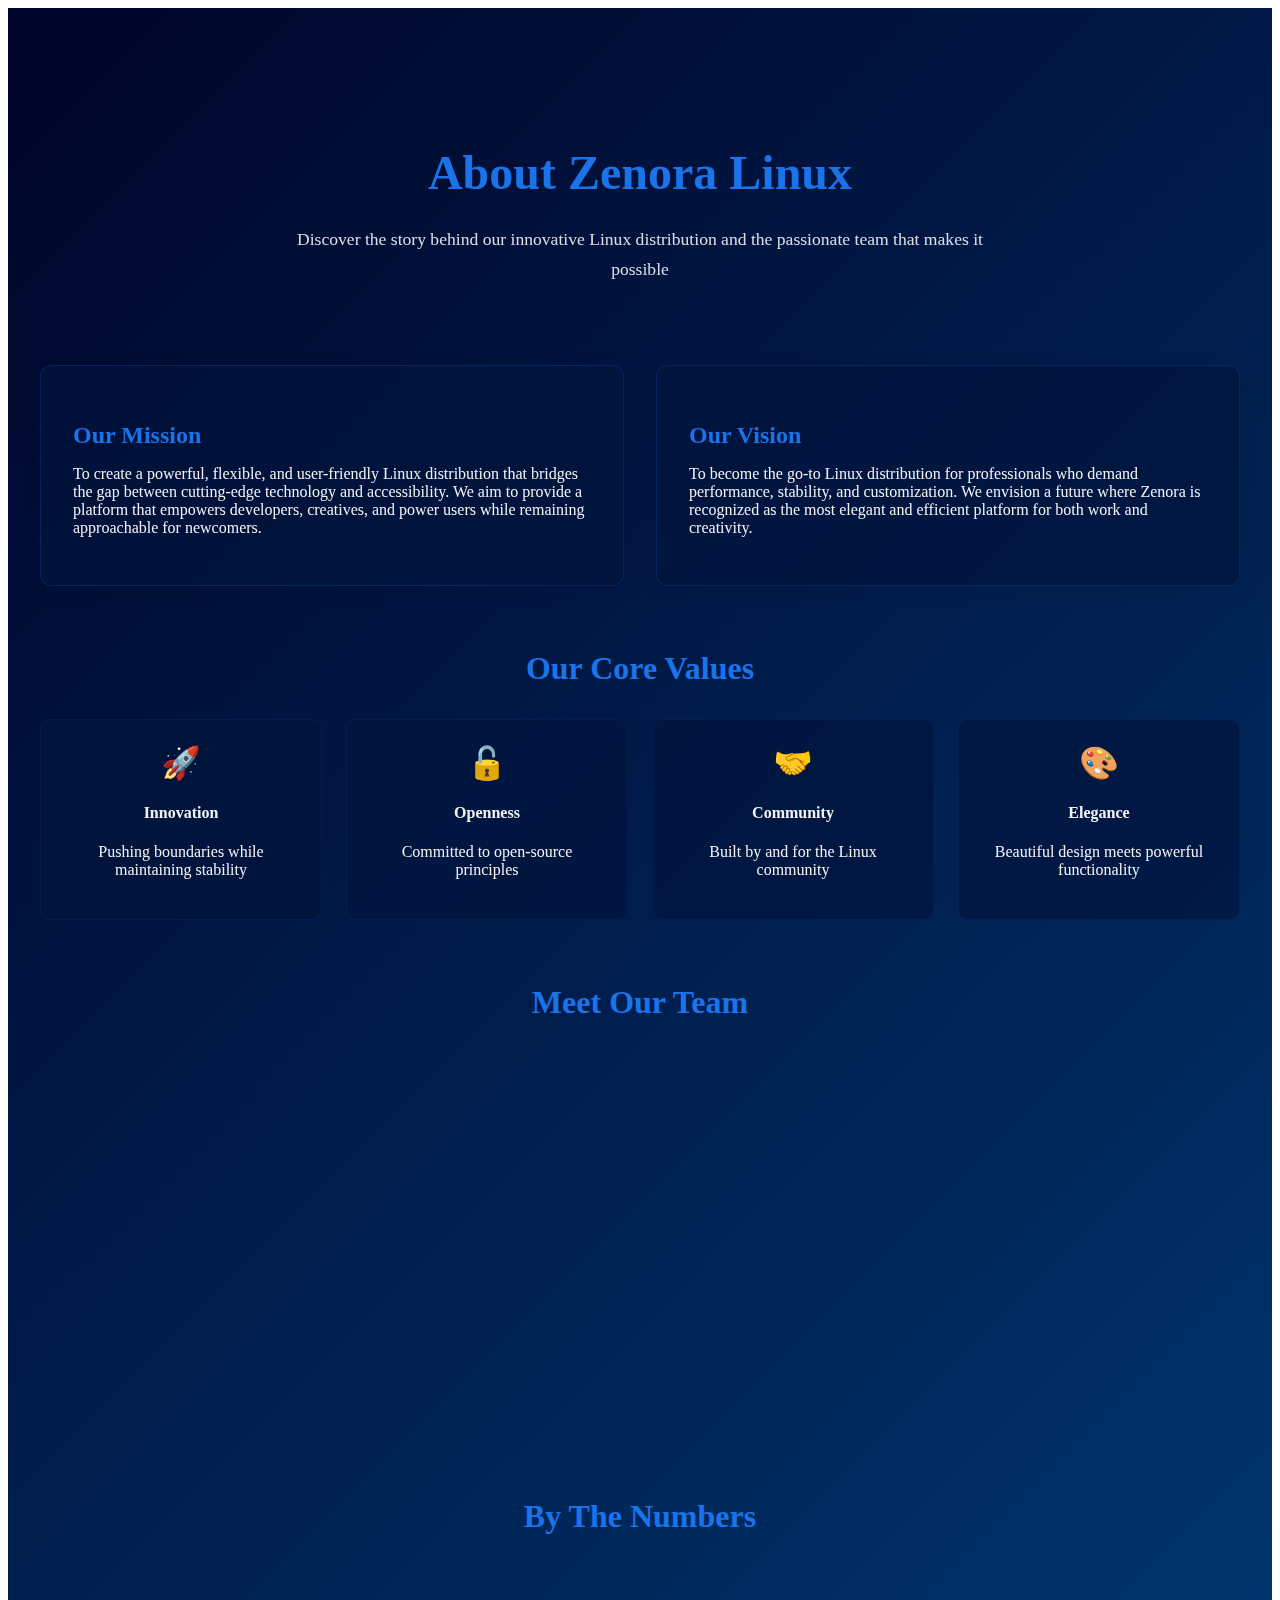
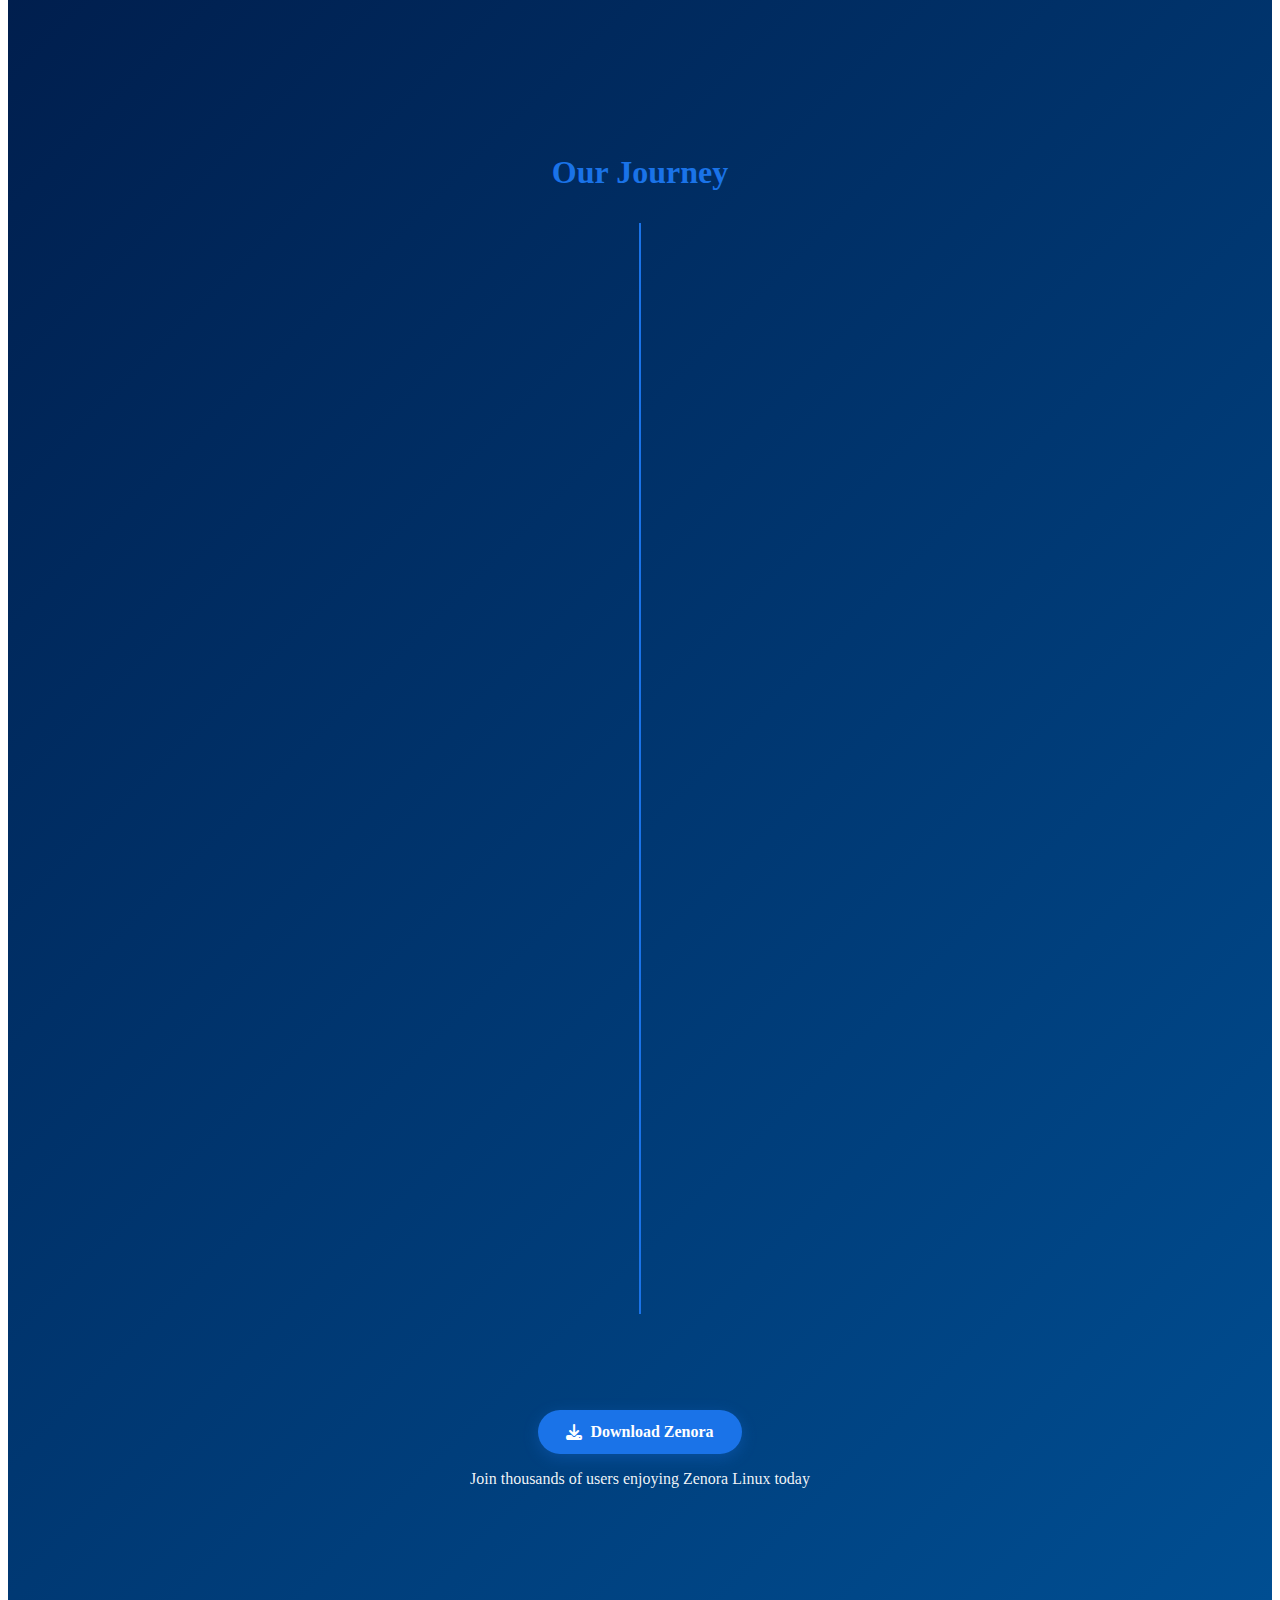
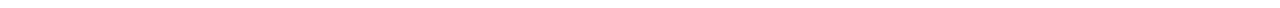
<file: en/about.html>
<html>
<head>
  <meta charset="UTF-8">
  <meta name="viewport" content="width=device-width, initial-scale=1.0">
  <link rel="stylesheet" href="https://cdnjs.cloudflare.com/ajax/libs/font-awesome/6.5.0/css/all.min.css" />
  <link rel="stylesheet" href="/assets/css/about.css">
  <link href="https://fonts.googleapis.com/css2?family=Vazirmatn:wght@400;700&display=swap" rel="stylesheet">
</head>
<body>
<section class="about-section lang-en">
  <div class="about-container">
    <div class="about-header">
      <h2>About Zenora Linux</h2>
      <p>Discover the story behind our innovative Linux distribution and the passionate team that makes it possible</p>
    </div>

    <div class="mission-vision">
      <div class="mission-card">
        <h3>Our Mission</h3>
        <p>To create a powerful, flexible, and user-friendly Linux distribution that bridges the gap between cutting-edge technology and accessibility. We aim to provide a platform that empowers developers, creatives, and power users while remaining approachable for newcomers.</p>
      </div>
      
      <div class="vision-card">
        <h3>Our Vision</h3>
        <p>To become the go-to Linux distribution for professionals who demand performance, stability, and customization. We envision a future where Zenora is recognized as the most elegant and efficient platform for both work and creativity.</p>
      </div>
    </div>

    <div class="values-section">
      <h3 class="team-title">Our Core Values</h3>
      <div class="values-grid">
        <div class="value-card">
          <div class="value-icon">🚀</div>
          <h4>Innovation</h4>
          <p>Pushing boundaries while maintaining stability</p>
        </div>
        <div class="value-card">
          <div class="value-icon">🔓</div>
          <h4>Openness</h4>
          <p>Committed to open-source principles</p>
        </div>
        <div class="value-card">
          <div class="value-icon">🤝</div>
          <h4>Community</h4>
          <p>Built by and for the Linux community</p>
        </div>
        <div class="value-card">
          <div class="value-icon">🎨</div>
          <h4>Elegance</h4>
          <p>Beautiful design meets powerful functionality</p>
        </div>
      </div>
    </div>

    <div class="team-section">
      <h3 class="team-title">Meet Our Team</h3>
      <div class="team-grid">
        <div class="team-member">
          <img src="/assets/img/milad-profile.jpg" alt="Milad Alizadeh" class="member-avatar" loading="lazy">
          <h4>Milad Alizadeh</h4>
          <span class="role">Founder & Lead Developer</span>
          <p>Linux enthusiast with experience in system architecture and open-source development.</p>
          <div class="social-links">
            <a href="https://github.com/miladalizadw" target="_blank" aria-label="GitHub"><i class="fab fa-github"></i></a>
            <a href="https://twitter.com/miladalizadw" target="_blank" aria-label="Twitter"><i class="fab fa-twitter"></i></a>
            <a href="https://t.me/miladalizadw" target="_blank" aria-label="Telegram"><i class="fab fa-telegram"></i></a>
          </div>
        </div>
      </div>
    </div>

    <div class="stats-section">
      <h3 class="stats-title">By The Numbers</h3>
      <div class="stats-grid">
        <div class="stat-card">
          <div class="stat-number" id="downloadsCount">1K+</div>
          <div class="stat-label">Downloads</div>
        </div>
        <div class="stat-card">
          <div class="stat-number" id="contributorsCount">10+</div>
          <div class="stat-label">Contributors</div>
        </div>
        <div class="stat-card">
          <div class="stat-number" id="releasesCount">13</div>
          <div class="stat-label">Releases</div>
        </div>
        <div class="stat-card">
          <div class="stat-number" id="countriesCount">3+</div>
          <div class="stat-label">Countries</div>
        </div>
      </div>
    </div>

    <div class="timeline-section">
      <h3 class="timeline-title">Our Journey</h3>
      <div class="timeline">
        <div class="timeline-item">
          <div class="timeline-content">
            <span class="timeline-date">May 2023</span>
            <h4>Initial Idea</h4>
            <p>The initial idea for Zenora Linux emerged from dissatisfaction with existing distributions. Milad began working on the first prototype under the name Hydra Linux.</p>
          </div>
        </div>
        
        <div class="timeline-item">
          <div class="timeline-content">
            <span class="timeline-date">June 2024</span>
            <h4>First Alpha Release</h4>
            <p>Early users tested the initial version and provided valuable feedback that shaped future development.</p>
          </div>
        </div>
        
        <div class="timeline-item">
          <div class="timeline-content">
            <span class="timeline-date">February 2024</span>
            <h4>Structural Changes & Rebranding</h4>
            <p>The distribution shifted focus from a security-focused OS to a daily-use and gaming distribution, while still maintaining security tools. The name changed from Hydra to Harch.</p>
          </div>
        </div>
        
        <div class="timeline-item">
          <div class="timeline-content">
            <span class="timeline-date">May 2025</span>
            <h4>Major Changes & Creation of Zenora</h4>
            <p>Due to a name conflict with another brand, we chose a unique name that reflects both 'Zen' and 'Aura'.</p>
          </div>
        </div>
        
        <div class="timeline-item">
          <div class="timeline-content">
            <span class="timeline-date">May 2025</span>
            <h4>Version 2.9 Release</h4>
            <p>The official stable release under the Zenora brand marked a major milestone for the project with improved performance and new features.</p>
          </div>
        </div>
      </div>
    </div>
    
    <div class="cta-section">
      <a href="#" onclick="loadContent('download'); return false;" class="cta-btn">
        <i class="fas fa-download"></i> Download Zenora
      </a>
      <p class="cta-subtext">Join thousands of users enjoying Zenora Linux today</p>
    </div>
  </div>
</section>

<script src="/assets/js/about.js"></script>
</body>
</html>
</file>
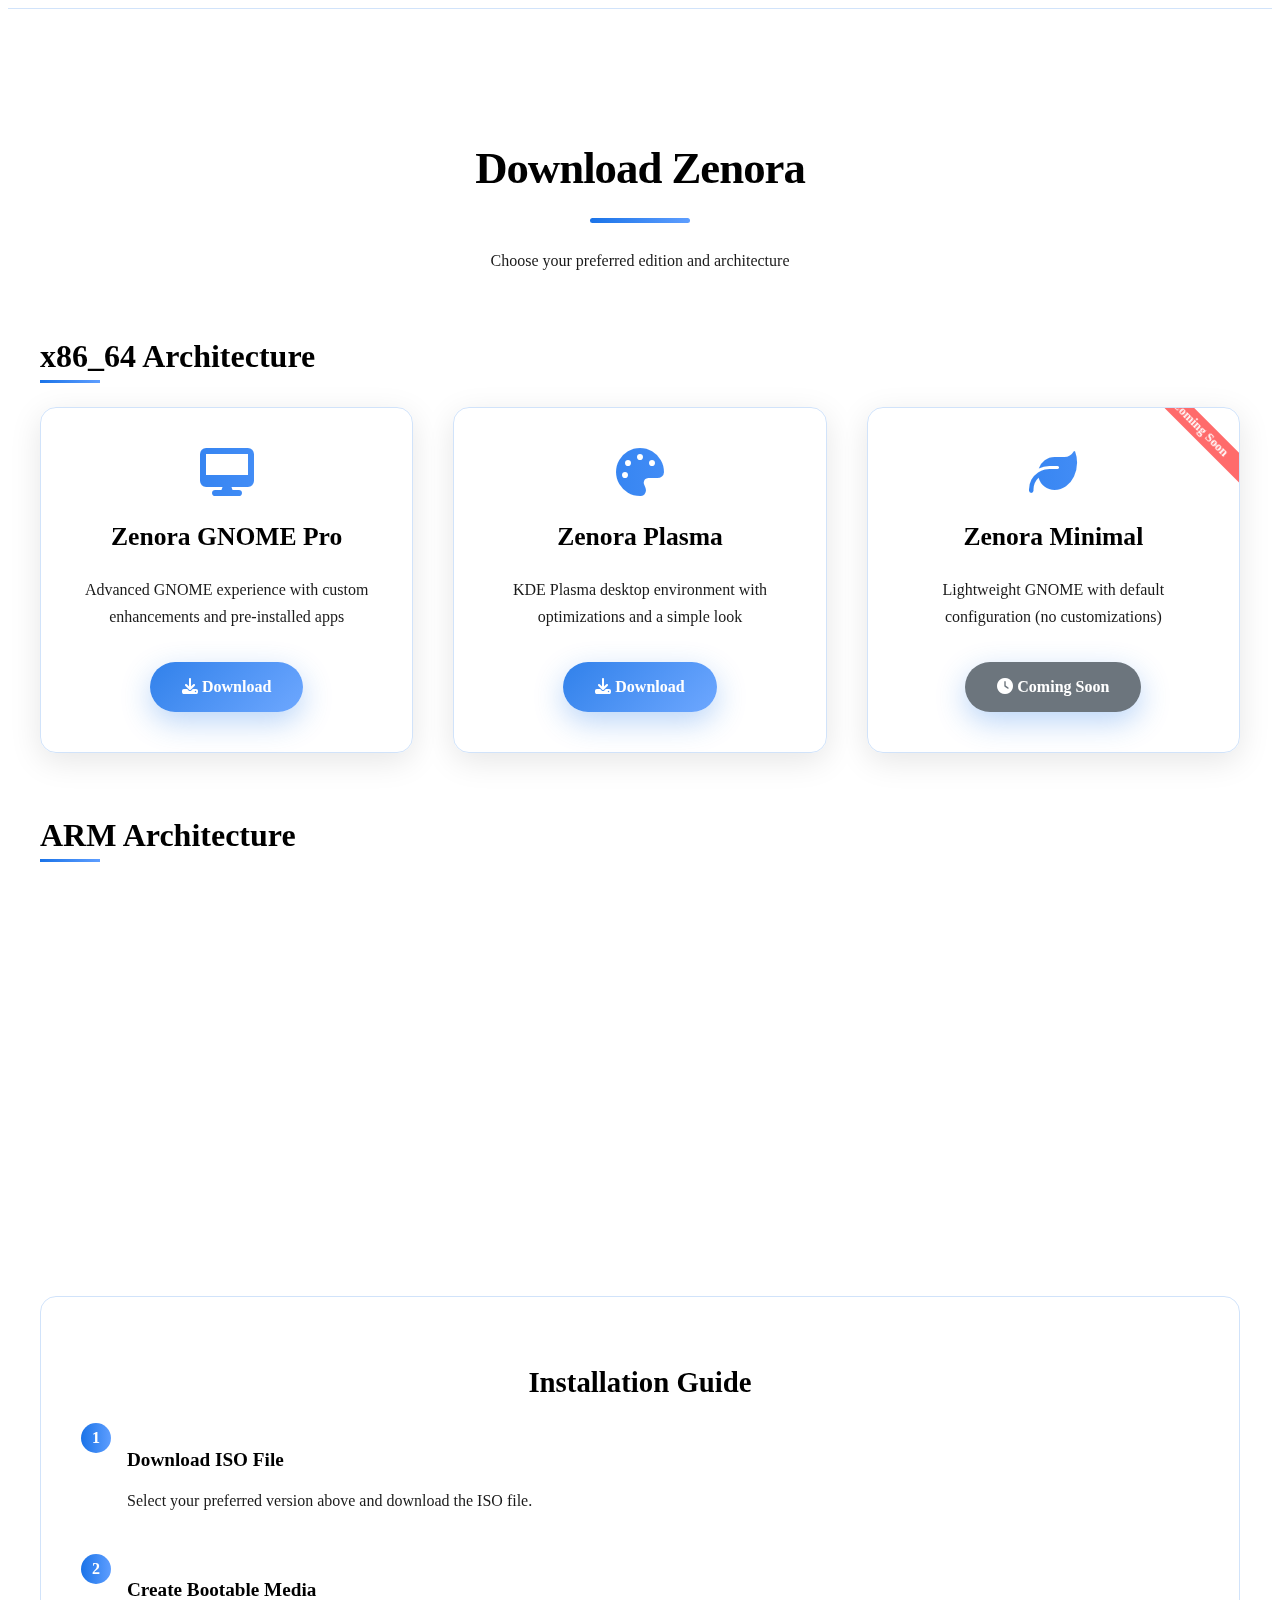
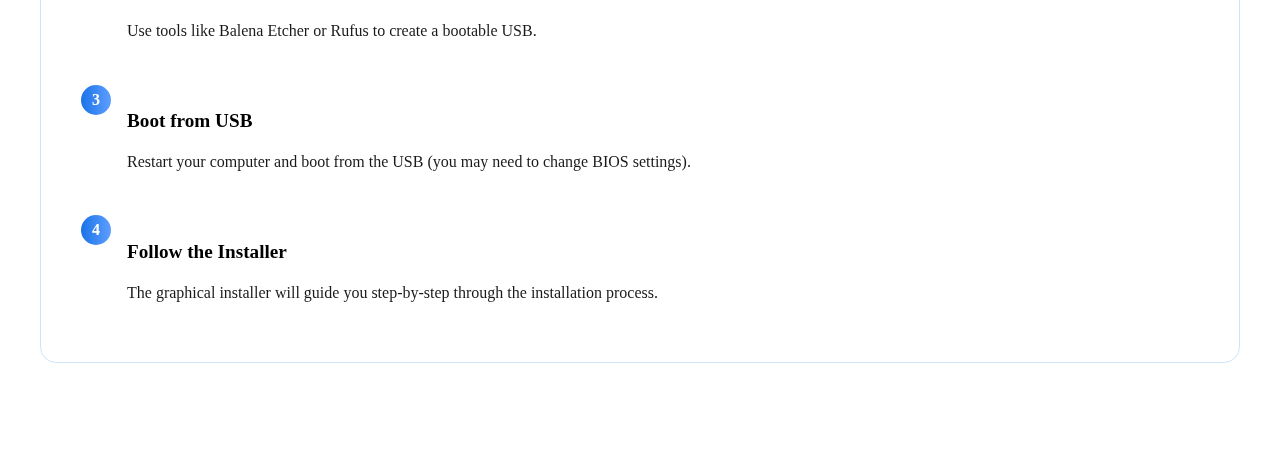
<file: en/download.html>
<html>
<head>
  <meta charset="UTF-8">
  <meta name="viewport" content="width=device-width, initial-scale=1.0">
  <link rel="stylesheet" href="https://cdnjs.cloudflare.com/ajax/libs/font-awesome/6.5.0/css/all.min.css" />
  <link rel="stylesheet" href="/assets/css/download.css">
  <link href="https://fonts.googleapis.com/css2?family=Vazirmatn:wght@400;700&display=swap" rel="stylesheet">
</head>
<body>
<section class="download-section lang-en">
  <div class="download-container">
    <div class="download-header">
      <h2>Download Zenora</h2>
      <p>Choose your preferred edition and architecture</p>
    </div>

    <div class="architecture-section">
      <h3 class="architecture-title">x86_64 Architecture</h3>
      <div class="download-options">
        <div class="download-card">
          <div class="download-icon">
            <i class="fas fa-desktop"></i>
          </div>
          <h3>Zenora GNOME Pro</h3>
          <p>Advanced GNOME experience with custom enhancements and pre-installed apps</p>
          <a href="https://github.com/zenoralinux/zenora-gnome-pro/releases/" class="download-btn">
            <i class="fas fa-download"></i> Download
          </a>
        </div>

        <div class="download-card">
          <div class="download-icon">
            <i class="fas fa-palette"></i>
          </div>
          <h3>Zenora Plasma</h3>
          <p>KDE Plasma desktop environment with optimizations and a simple look</p>
          <a href="https://github.com/zenoralinux/zenora-plasma/releases" class="download-btn">
            <i class="fas fa-download"></i> Download
          </a>
        </div>

        <div class="download-card coming-soon">
          <div class="download-icon">
            <i class="fas fa-leaf"></i>
          </div>
          <h3>Zenora Minimal</h3>
          <p>Lightweight GNOME with default configuration (no customizations)</p>
          <a href="#" class="download-btn coming-soon-btn">
            <i class="fas fa-clock"></i> Coming Soon
          </a>
        </div>
      </div>
    </div>

    <div class="architecture-section">
      <h3 class="architecture-title">ARM Architecture</h3>
      <div class="download-options">
        <div class="download-card coming-soon">
          <div class="download-icon">
            <i class="fas fa-mobile-alt"></i>
          </div>
          <h3>Zenora Mobile</h3>
          <p>Optimized for mobile devices with touch interface</p>
          <a href="#" class="download-btn coming-soon-btn">
            <i class="fas fa-clock"></i> Coming Soon
          </a>
        </div>

        <div class="download-card coming-soon">
          <div class="download-icon">
            <i class="fas fa-android"></i>
          </div>
          <h3>Zenora for Android</h3>
          <p>Run Zenora alongside Android on supported devices</p>
          <a href="#" class="download-btn coming-soon-btn">
            <i class="fas fa-clock"></i> Coming Soon
          </a>
        </div>

        <div class="download-card coming-soon">
          <div class="download-icon">
            <i class="fas fa-microchip"></i>
          </div>
          <h3>Zenora Raspberry Pi</h3>
          <p>Optimized for Raspberry Pi boards</p>
          <a href="#" class="download-btn coming-soon-btn">
            <i class="fas fa-clock"></i> Coming Soon
          </a>
        </div>
      </div>
    </div>

    <div class="instructions">
      <h3>Installation Guide</h3>
      <div class="steps">
        <div class="step">
          <div class="step-number">1</div>
          <div class="step-content">
            <h4>Download ISO File</h4>
            <p>Select your preferred version above and download the ISO file.</p>
          </div>
        </div>
        <div class="step">
          <div class="step-number">2</div>
          <div class="step-content">
            <h4>Create Bootable Media</h4>
            <p>Use tools like Balena Etcher or Rufus to create a bootable USB.</p>
          </div>
        </div>
        <div class="step">
          <div class="step-number">3</div>
          <div class="step-content">
            <h4>Boot from USB</h4>
            <p>Restart your computer and boot from the USB (you may need to change BIOS settings).</p>
          </div>
        </div>
        <div class="step">
          <div class="step-number">4</div>
          <div class="step-content">
            <h4>Follow the Installer</h4>
            <p>The graphical installer will guide you step-by-step through the installation process.</p>
          </div>
        </div>
      </div>
    </div>
  </div>
</section>

<script src="/assets/js/download.js"></script>
</body>
</html>
</file>
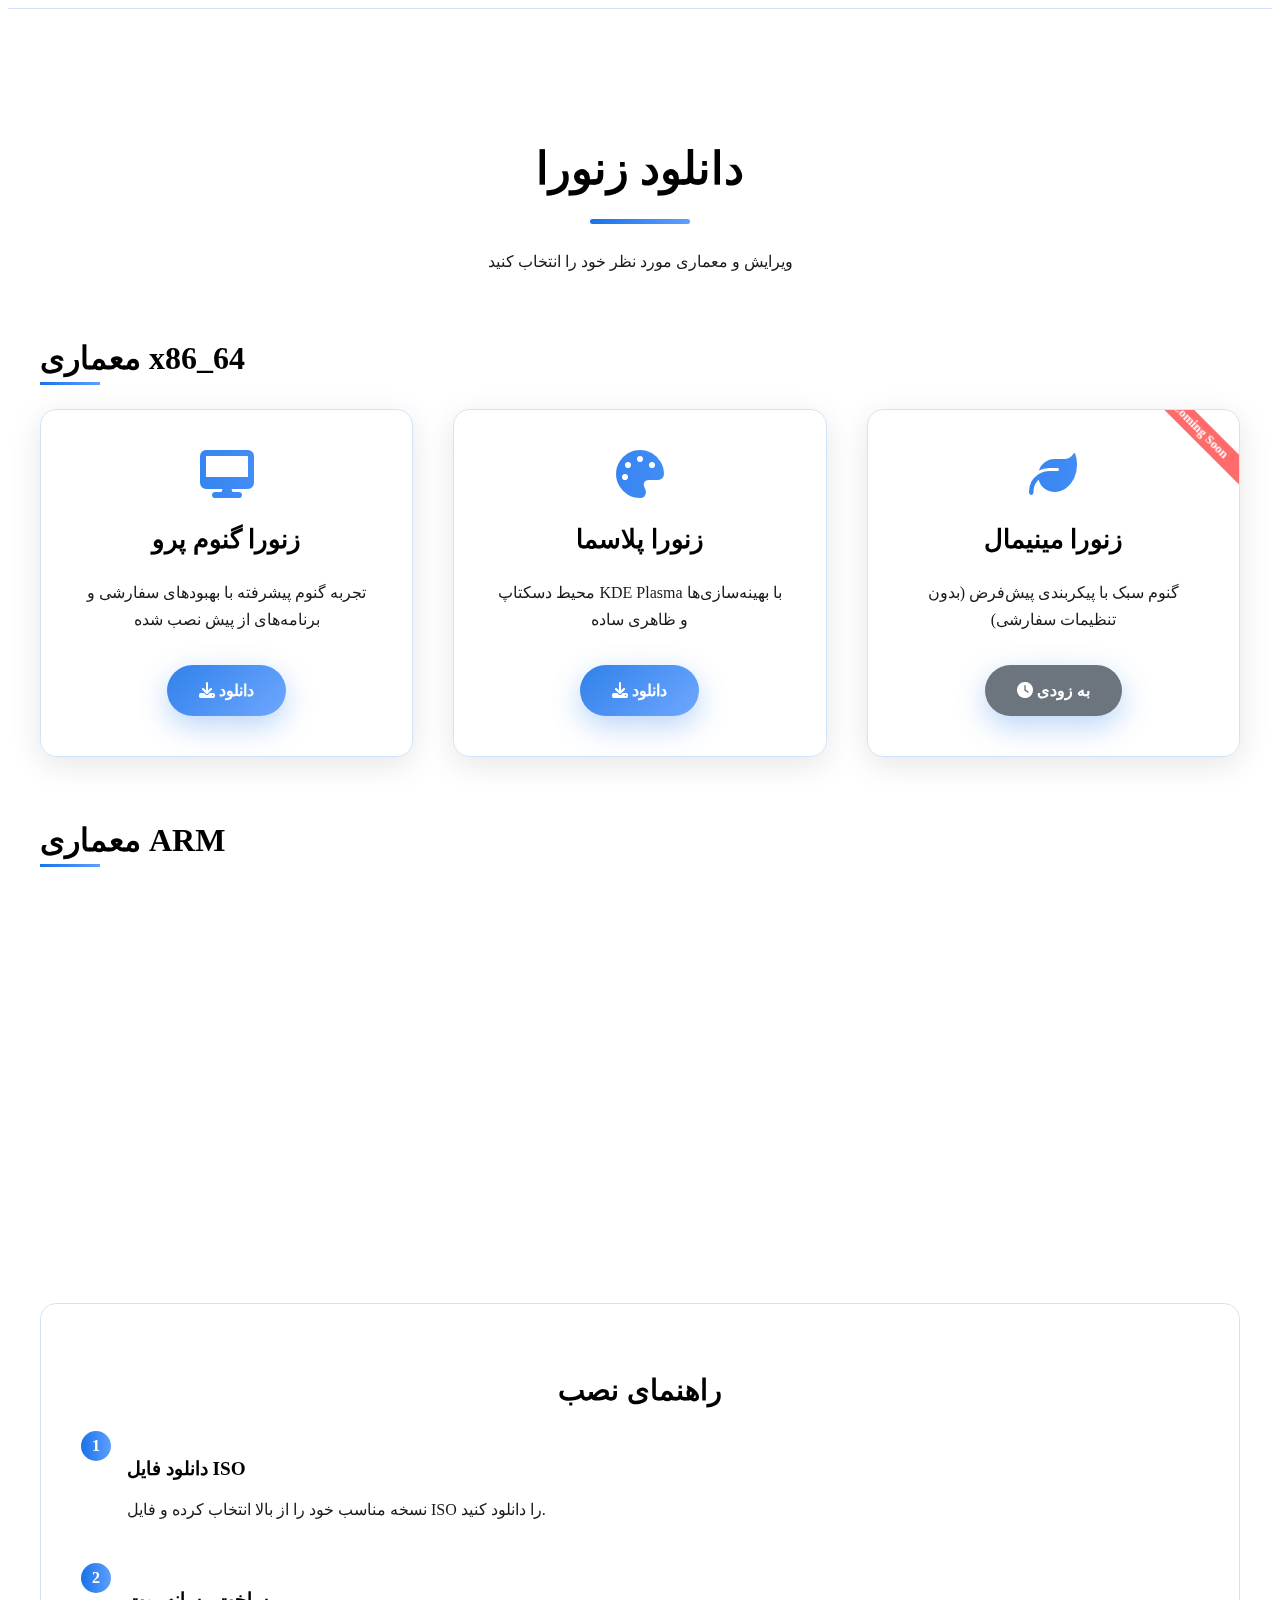
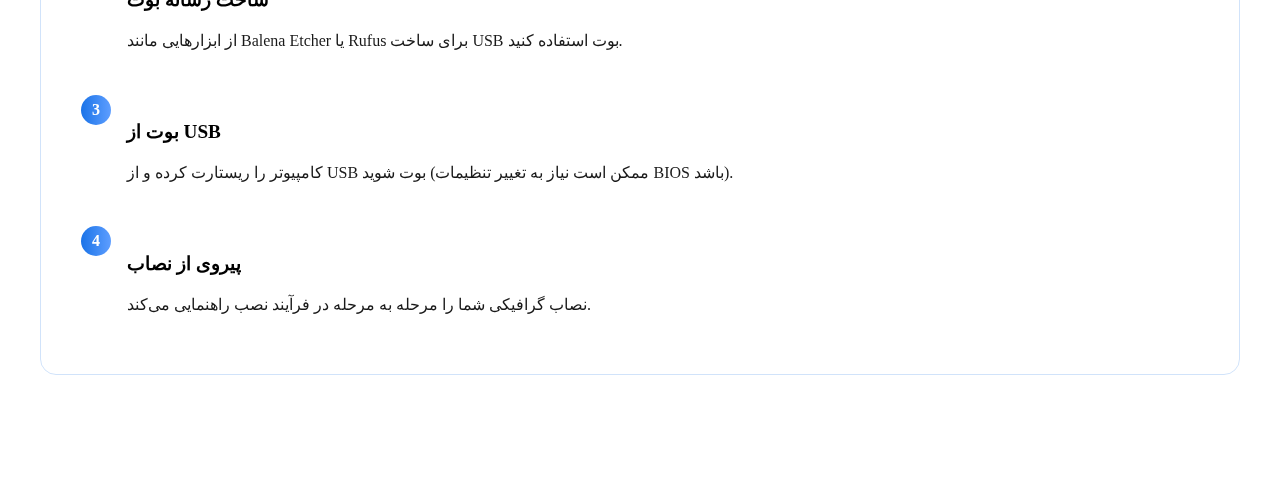
<file: fa/download.html>
<html>
<head>
  <meta charset="UTF-8">
  <meta name="viewport" content="width=device-width, initial-scale=1.0">
  <link rel="stylesheet" href="https://cdnjs.cloudflare.com/ajax/libs/font-awesome/6.5.0/css/all.min.css" />
  <link rel="stylesheet" href="/assets/css/download.css">
  <link href="https://fonts.googleapis.com/css2?family=Vazirmatn:wght@400;700&display=swap" rel="stylesheet">
</head>
<body>
<section class="download-section lang-faa">
  <div class="download-container">
    <div class="download-header">
      <h2>دانلود زنورا</h2>
      <p>ویرایش و معماری مورد نظر خود را انتخاب کنید</p>
    </div>

    <div class="architecture-section">
      <h3 class="architecture-title">معماری x86_64</h3>
      <div class="download-options">
        <div class="download-card">
          <div class="download-icon">
            <i class="fas fa-desktop"></i>
          </div>
          <h3>زنورا گنوم پرو</h3>
          <p>تجربه گنوم پیشرفته با بهبودهای سفارشی و برنامه‌های از پیش نصب شده</p>
          <a href="https://github.com/zenoralinux/zenora-gnome-pro/releases/" class="download-btn">
            <i class="fas fa-download"></i> دانلود
          </a>
        </div>

        <div class="download-card">
          <div class="download-icon">
            <i class="fas fa-palette"></i>
          </div>
          <h3>زنورا پلاسما</h3>
          <p>محیط دسکتاپ KDE Plasma با بهینه‌سازی‌ها و ظاهری ساده </p>
          <a href="https://github.com/zenoralinux/zenora-plasma/releases" class="download-btn">
            <i class="fas fa-download"></i> دانلود
          </a>
        </div>

        <div class="download-card coming-soon">
          <div class="download-icon">
            <i class="fas fa-leaf"></i>
          </div>
          <h3>زنورا مینیمال</h3>
          <p>گنوم سبک با پیکربندی پیش‌فرض (بدون تنظیمات سفارشی)</p>
          <a href="#" class="download-btn coming-soon-btn">
            <i class="fas fa-clock"></i> به زودی
          </a>
        </div>
      </div>
    </div>

    <div class="architecture-section">
      <h3 class="architecture-title">معماری ARM</h3>
      <div class="download-options">
        <div class="download-card coming-soon">
          <div class="download-icon">
            <i class="fas fa-mobile-alt"></i>
          </div>
          <h3>زنورا موبایل</h3>
          <p>بهینه‌شده برای دستگاه‌های موبایل با رابط کاربری لمسی</p>
          <a href="#" class="download-btn coming-soon-btn">
            <i class="fas fa-clock"></i> به زودی
          </a>
        </div>

        <div class="download-card coming-soon">
          <div class="download-icon">
            <i class="fas fa-android"></i>
          </div>
          <h3>زنورا روی اندروید</h3>
          <p>اجرای زنورا در کنار اندروید روی دستگاه‌های پشتیبانی شده</p>
          <a href="#" class="download-btn coming-soon-btn">
            <i class="fas fa-clock"></i> به زودی
          </a>
        </div>

        <div class="download-card coming-soon">
          <div class="download-icon">
            <i class="fas fa-microchip"></i>
          </div>
          <h3>زنورا رزبری پای</h3>
          <p>بهینه‌شده برای بردهای رزبری پای</p>
          <a href="#" class="download-btn coming-soon-btn">
            <i class="fas fa-clock"></i> به زودی
          </a>
        </div>
      </div>
    </div>

    <div class="instructions">
      <h3>راهنمای نصب</h3>
      <div class="steps">
        <div class="step">
          <div class="step-number">1</div>
          <div class="step-content">
            <h4>دانلود فایل ISO</h4>
            <p>نسخه مناسب خود را از بالا انتخاب کرده و فایل ISO را دانلود کنید.</p>
          </div>
        </div>
        <div class="step">
          <div class="step-number">2</div>
          <div class="step-content">
            <h4>ساخت رسانه بوت</h4>
            <p>از ابزارهایی مانند Balena Etcher یا Rufus برای ساخت USB بوت استفاده کنید.</p>
          </div>
        </div>
        <div class="step">
          <div class="step-number">3</div>
          <div class="step-content">
            <h4>بوت از USB</h4>
            <p>کامپیوتر را ریستارت کرده و از USB بوت شوید (ممکن است نیاز به تغییر تنظیمات BIOS باشد).</p>
          </div>
        </div>
        <div class="step">
          <div class="step-number">4</div>
          <div class="step-content">
            <h4>پیروی از نصاب</h4>
            <p>نصاب گرافیکی شما را مرحله به مرحله در فرآیند نصب راهنمایی می‌کند.</p>
          </div>
        </div>
      </div>
    </div>
  </div>
</section>

<script src="/assets/js/download.js"></script>
</body>
</html>
</file>
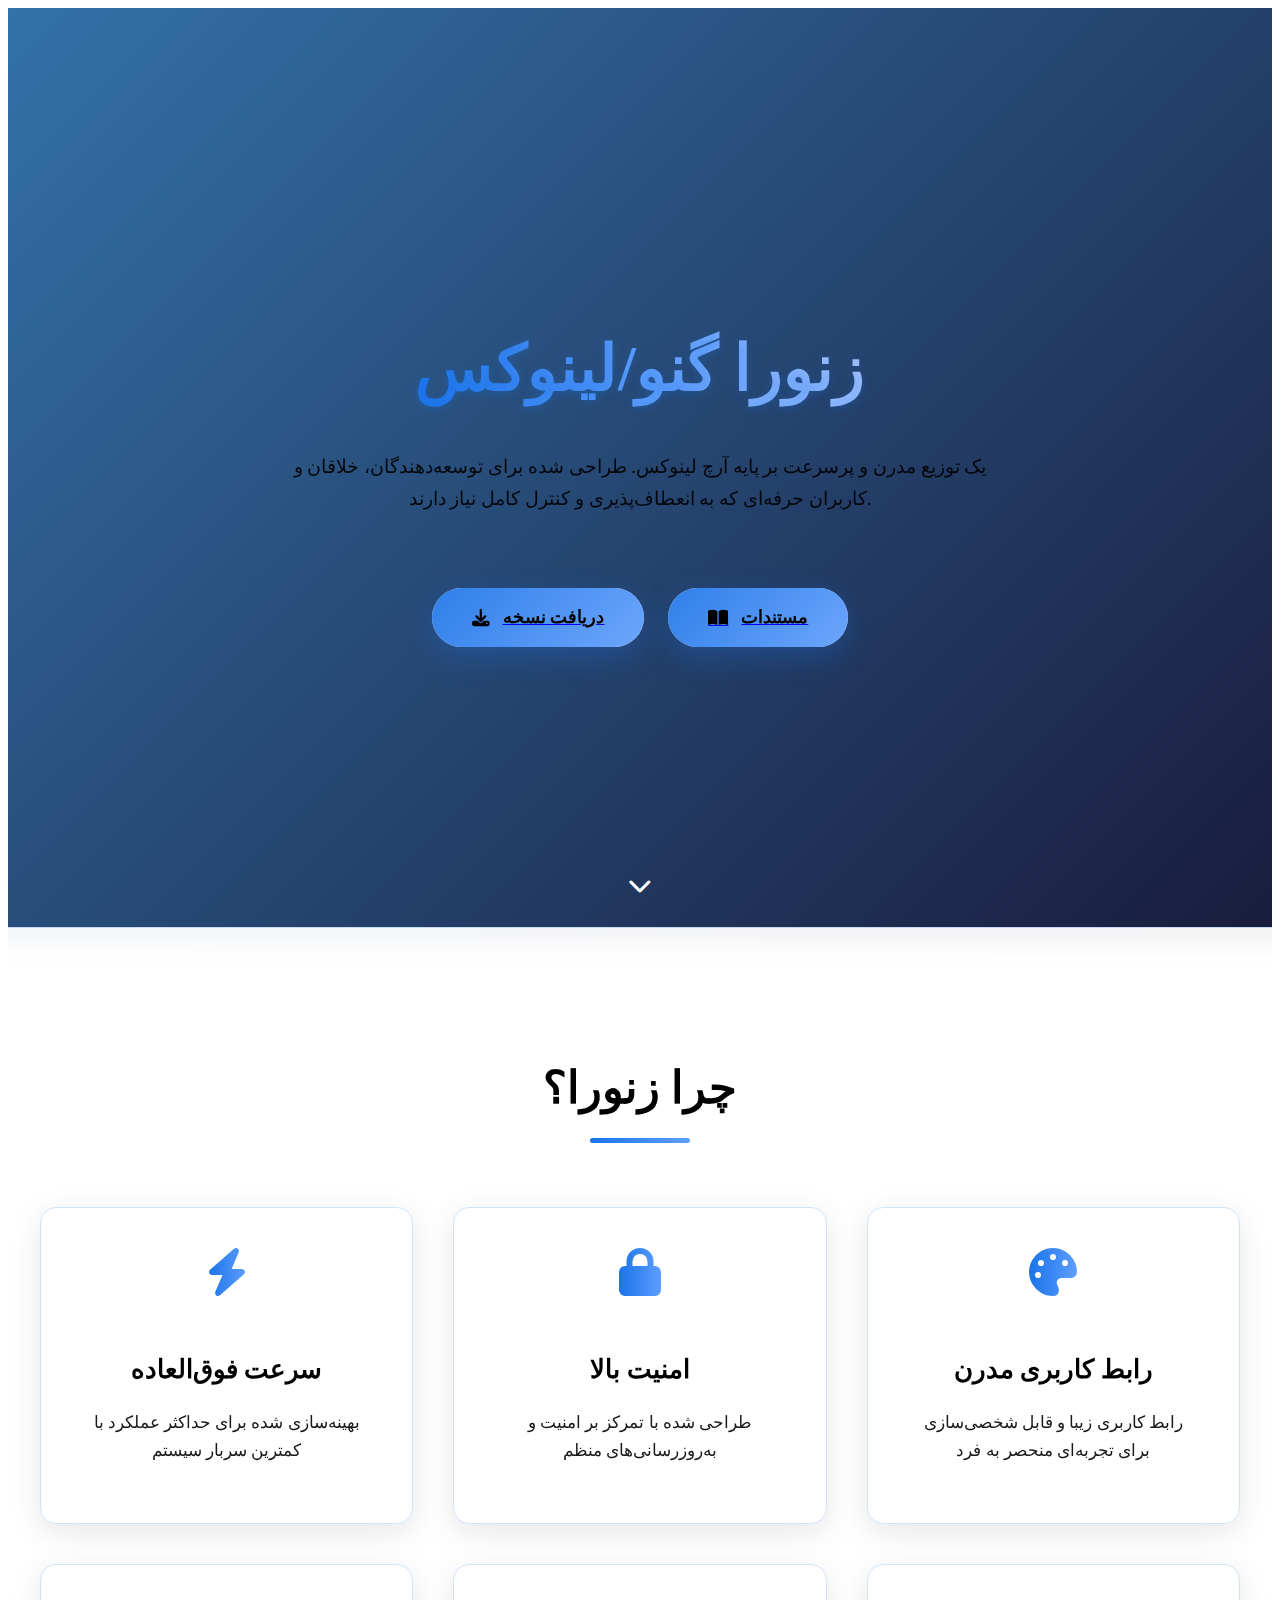
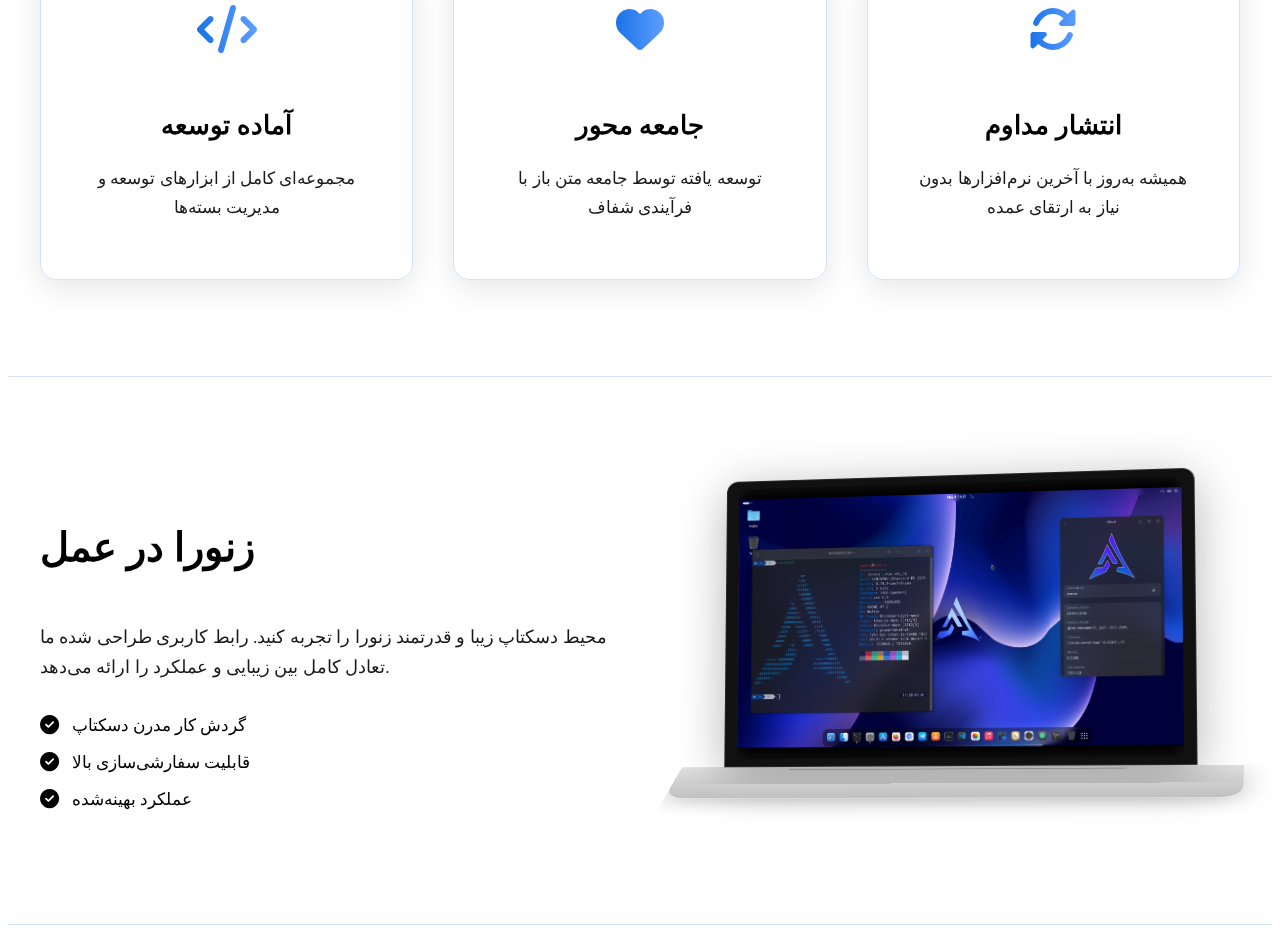
<file: fa/home.html>
<html>
<head>
  <meta charset="UTF-8">
  <meta name="viewport" content="width=device-width, initial-scale=1.0">
  <link rel="stylesheet" href="https://cdnjs.cloudflare.com/ajax/libs/font-awesome/6.5.0/css/all.min.css" />
  <link rel="stylesheet" href="/assets/css/home.css">
  <link href="https://fonts.googleapis.com/css2?family=Vazirmatn:wght@400;700&display=swap" rel="stylesheet">
</head>
<body>
<div class="hero lang-fa">
  <div class="parallax-bg"></div>
  <h1>زنورا گنو/لینوکس</h1>
  <p>یک توزیع مدرن و پرسرعت بر پایه آرچ لینوکس. طراحی شده برای توسعه‌دهندگان، خلاقان و کاربران حرفه‌ای که به انعطاف‌پذیری و کنترل کامل نیاز دارند.</p>
  <div class="actions">
    <a href="#" onclick="loadContent('download'); return false;">
      <button><i class="fas fa-download"></i> دریافت نسخه</button>
    </a>
    <a href="https://github.com/zenoralinux/zenoralinux/wiki" target="_blank">
      <button><i class="fas fa-book-open"></i> مستندات</button>
    </a>
  </div>
  <div class="scroll-down" onclick="scrollToSection('.features-section')">
    <i class="fas fa-chevron-down"></i>
  </div>
</div>

<section class="features-section">

  <div class="features-container">
    <h2>چرا زنورا؟</h2>
    <div class="features-grid">
      <article class="feature-card">
        <div class="feature-icon">
          <i class="fas fa-bolt"></i>
        </div>
        <h3>سرعت فوق‌العاده</h3>
        <p>بهینه‌سازی شده برای حداکثر عملکرد با کمترین سربار سیستم</p>
      </article>
      
      <article class="feature-card">
        <div class="feature-icon">
          <i class="fas fa-lock"></i>
        </div>
        <h3>امنیت بالا</h3>
        <p>طراحی شده با تمرکز بر امنیت و به‌روزرسانی‌های منظم</p>
      </article>

      <article class="feature-card">
        <div class="feature-icon">
          <i class="fas fa-palette"></i>
        </div>
        <h3>رابط کاربری مدرن</h3>
        <p>رابط کاربری زیبا و قابل شخصی‌سازی برای تجربه‌ای منحصر به فرد</p>
      </article> 

      <article class="feature-card">
        <div class="feature-icon">
          <i class="fas fa-code"></i>
        </div>
        <h3>آماده توسعه</h3>
        <p>مجموعه‌ای کامل از ابزارهای توسعه و مدیریت بسته‌ها</p>
      </article>

      <article class="feature-card">
        <div class="feature-icon">
          <i class="fas fa-heart"></i>
        </div>
        <h3>جامعه محور</h3>
        <p>توسعه یافته توسط جامعه متن باز با فرآیندی شفاف</p>
      </article>

      <article class="feature-card">
        <div class="feature-icon">
          <i class="fas fa-sync-alt"></i>
        </div>
        <h3>انتشار مداوم</h3>
        <p>همیشه به‌روز با آخرین نرم‌افزارها بدون نیاز به ارتقای عمده</p>
      </article>
    </div>
  </div>
</section>

<section class="laptop-showcase">
    <div class="showcase-content " >
      <div class="text-content">
        <h2>زنورا در عمل</h2>
        <p>محیط دسکتاپ زیبا و قدرتمند زنورا را تجربه کنید. رابط کاربری طراحی شده ما تعادل کامل بین زیبایی و عملکرد را ارائه می‌دهد.</p>
        <div class="features-list">
          <div class="feature-item">
            <i class="fas fa-check-circle"></i>
            <span>گردش کار مدرن دسکتاپ</span>
          </div>
          <div class="feature-item">
            <i class="fas fa-check-circle"></i>
            <span>قابلیت سفارشی‌سازی بالا</span>
          </div>
          <div class="feature-item">
            <i class="fas fa-check-circle"></i>
            <span>عملکرد بهینه‌شده</span>
          </div>
        </div>
      </div>
      
      <div class="laptop-wrapper">
        <div class="laptop">
          <div class="screen-container">
            <div class="screen-frame">
              <div class="screen">
                <img src="/assets/img/zenora-gnome.png" alt="اسکرین‌شات دسکتاپ زنورا لینوکس" class="screenshot">
              </div>
            </div>
          </div>
          <div class="keyboard"></div>
        </div>
      </div>
    </div>
  </div>
</section>
<script src="/assets/js/home.js" ></script>
</body>
</html>
</file>
<file: assets/css/about.css>
:root {
    --gradient-dark: linear-gradient(135deg, #000428, #004e92);
    --gradient-light: linear-gradient(135deg, #89c0ff, #e6f2ff);
    --glass-bg: rgba(0, 4, 40, 0.85);
    --glass-bg-light: rgba(233, 240, 255, 0.95);
    --text-dark: rgba(255, 255, 255, 0.95);
    --text-light: #0a1a35;
    --accent-dark: #1a73e8;
    --accent-light: #1a73e8;
    --accent-dark-rgb: 26, 115, 232;
    --accent-light-rgb: 26, 115, 232;
    --card-bg-dark: rgba(0, 20, 60, 0.7);
    --card-bg-light: rgba(255, 255, 255, 0.85);
    --transition: all 0.4s cubic-bezier(0.16, 1, 0.3, 1);
    --button-radius: 12px;
  }

  .about-section {
    padding: 4rem 1rem;
    background: var(--gradient-dark);
    color: var(--text-dark);
    position: relative;
    overflow: hidden;
  }

  [data-theme="light"] .about-section {
    background: var(--gradient-light);
    color: var(--text-light);
  }

  .about-container {
    max-width: 1200px;
    margin: 0 auto;
    position: relative;
    padding: 0 1rem;
  }

  /* Header Styles */
  .about-header {
    text-align: center;
    margin-bottom: 3rem;
    padding: 2rem 0;
  }

  .about-header h2 {
    font-size: clamp(2rem, 5vw, 3rem);
    margin-bottom: 1.5rem;
    font-weight: 700;
    line-height: 1.2;
    background: linear-gradient(to right, var(--accent-dark), var(--accent-light));
    -webkit-background-clip: text;
    background-clip: text;
    color: transparent;
  }

  .about-header p {
    max-width: 700px;
    margin: 0 auto;
    line-height: 1.7;
    font-size: 1.1rem;
    opacity: 0.9;
  }

  /* Mission & Vision */
  .mission-vision {
    display: grid;
    grid-template-columns: repeat(auto-fit, minmax(300px, 1fr));
    gap: 2rem;
    margin-bottom: 4rem;
  }

  .mission-card, .vision-card {
    background: var(--card-bg-dark);
    backdrop-filter: blur(10px);
    -webkit-backdrop-filter: blur(10px);
    border-radius: 12px;
    padding: 2rem;
    transition: var(--transition);
    border: 1px solid rgba(var(--accent-dark-rgb), 0.2);
    box-shadow: 0 4px 20px rgba(0, 0, 0, 0.1);
  }

  [data-theme="light"] .mission-card,
  [data-theme="light"] .vision-card {
    background: var(--card-bg-light);
    border: 1px solid rgba(var(--accent-light-rgb), 0.1);
  }

  .mission-card:hover, .vision-card:hover {
    transform: translateY(-5px);
    box-shadow: 0 10px 30px rgba(0, 0, 0, 0.15);
    border-color: rgba(var(--accent-dark-rgb), 0.4);
  }

  .mission-card h3, .vision-card h3 {
    font-size: 1.5rem;
    margin-bottom: 1rem;
    color: var(--accent-dark);
  }

  [data-theme="light"] .mission-card h3,
  [data-theme="light"] .vision-card h3 {
    color: var(--accent-light);
  }

  /* Core Values */
  .values-section {
    margin-bottom: 4rem;
  }

  .values-grid {
    display: grid;
    grid-template-columns: repeat(auto-fit, minmax(250px, 1fr));
    gap: 1.5rem;
  }

  .value-card {
    background: var(--card-bg-dark);
    backdrop-filter: blur(10px);
    padding: 1.5rem;
    border-radius: 10px;
    text-align: center;
    transition: var(--transition);
    border: 1px solid rgba(var(--accent-dark-rgb), 0.1);
  }

  [data-theme="light"] .value-card {
    background: var(--card-bg-light);
    border: 1px solid rgba(var(--accent-light-rgb), 0.05);
  }

  .value-icon {
    font-size: 2rem;
    margin-bottom: 1rem;
    color: var(--accent-dark);
  }

  [data-theme="light"] .value-icon {
    color: var(--accent-light);
  }

  /* Team Section */
  .team-section {
    margin-bottom: 4rem;
  }
  
  .team-title {
    font-size: clamp(1.5rem, 3vw, 2rem);
    margin-bottom: 2rem;
    text-align: center;
    color: var(--accent-dark);
  }

  [data-theme="light"] .team-title {
    color: var(--accent-light);
  }

  .team-grid {
    display: grid;
    grid-template-columns: repeat(auto-fit, minmax(250px, 1fr));
    gap: 1.5rem;
    justify-items: center;
  }

  .team-member {
    background: var(--card-bg-dark);
    backdrop-filter: blur(10px);
    border-radius: 12px;
    padding: 1.5rem;
    text-align: center;
    transition: var(--transition);
    max-width: 280px;
    width: 100%;
    border: 1px solid rgba(var(--accent-dark-rgb), 0.1);
  }

  [data-theme="light"] .team-member {
    background: var(--card-bg-light);
    border: 1px solid rgba(var(--accent-light-rgb), 0.05);
  }

  .member-avatar {
    width: 120px;
    height: 120px;
    border-radius: 50%;
    object-fit: cover;
    margin: 0 auto 1rem;
    border: 3px solid rgba(var(--accent-dark-rgb), 0.3);
    transition: var(--transition);
  }

  [data-theme="light"] .member-avatar {
    border-color: rgba(var(--accent-light-rgb), 0.3);
  }

  .team-member:hover .member-avatar {
    transform: scale(1.05);
  }

  .team-member h4 {
    font-size: 1.3rem;
    margin-bottom: 0.5rem;
  }

  .team-member .role {
    color: var(--accent-dark);
    font-weight: 500;
    margin-bottom: 1rem;
    display: block;
  }

  [data-theme="light"] .team-member .role {
    color: var(--accent-light);
  }

  /* Stats Section */
  .stats-section {
    margin-bottom: 4rem;
  }

  .stats-title {
    font-size: clamp(1.5rem, 3vw, 2rem);
    margin-bottom: 2rem;
    text-align: center;
    color: var(--accent-dark);
  }

  [data-theme="light"] .stats-title {
    color: var(--accent-light);
  }

  .stats-grid {
    display: grid;
    grid-template-columns: repeat(auto-fit, minmax(150px, 1fr));
    gap: 1.5rem;
  }

  .stat-card {
    background: var(--card-bg-dark);
    backdrop-filter: blur(10px);
    border-radius: 10px;
    padding: 1.5rem;
    text-align: center;
    transition: var(--transition);
    border: 1px solid rgba(var(--accent-dark-rgb), 0.1);
  }

  [data-theme="light"] .stat-card {
    background: var(--card-bg-light);
    border: 1px solid rgba(var(--accent-light-rgb), 0.05);
  }

  .stat-number {
    font-size: 2.5rem;
    font-weight: 700;
    margin-bottom: 0.5rem;
    background: linear-gradient(to right, var(--accent-dark), var(--accent-light));
    -webkit-background-clip: text;
    background-clip: text;
    color: transparent;
  }

  /* Timeline */
  .timeline-section {
    margin-bottom: 4rem;
  }

  .timeline-title {
    font-size: clamp(1.5rem, 3vw, 2rem);
    margin-bottom: 2rem;
    text-align: center;
    color: var(--accent-dark);
  }

  [data-theme="light"] .timeline-title {
    color: var(--accent-light);
  }

  .timeline {
    position: relative;
    max-width: 800px;
    margin: 0 auto;
    padding: 2rem 0;
  }

  .timeline::before {
    content: '';
    position: absolute;
    top: 0;
    left: 50%;
    transform: translateX(-50%);
    width: 2px;
    height: 100%;
    background: linear-gradient(to bottom, var(--accent-dark), var(--accent-light));
  }

  .timeline-item {
    position: relative;
    margin-bottom: 2rem;
    width: 100%;
  }

  .timeline-content {
    background: var(--card-bg-dark);
    backdrop-filter: blur(10px);
    border-radius: 10px;
    padding: 1.5rem;
    position: relative;
    transition: var(--transition);
    border: 1px solid rgba(var(--accent-dark-rgb), 0.1);
  }

  [data-theme="light"] .timeline-content {
    background: var(--card-bg-light);
    border: 1px solid rgba(var(--accent-light-rgb), 0.05);
  }

  .timeline-date {
    color: var(--accent-dark);
    font-weight: 600;
    margin-bottom: 0.5rem;
    display: block;
  }

  [data-theme="light"] .timeline-date {
    color: var(--accent-light);
  }

  /* CTA Section */
  .cta-section {
    text-align: center;
    margin-top: 3rem;
    padding: 2rem 0;
  }

  .cta-btn {
    display: inline-flex;
    align-items: center;
    gap: 0.5rem;
    padding: 0.8rem 1.8rem;
    background: linear-gradient(135deg, var(--accent-dark), var(--accent-light));
    color: white;
    border-radius: 50px;
    font-weight: 600;
    text-decoration: none;
    transition: var(--transition);
    box-shadow: 0 4px 15px rgba(var(--accent-dark-rgb), 0.3);
  }

  .cta-btn:hover {
    transform: translateY(-3px);
    box-shadow: 0 8px 25px rgba(var(--accent-dark-rgb), 0.4);
  }

  /* Social Links */
  .social-links {
    display: flex;
    justify-content: center;
    gap: 1rem;
    margin-top: 1.5rem;
  }

  .social-links a {
    color: inherit;
    width: 36px;
    height: 36px;
    border-radius: 50%;
    display: flex;
    align-items: center;
    justify-content: center;
    background: rgba(var(--accent-dark-rgb), 0.1);
    transition: var(--transition);
  }

  [data-theme="light"] .social-links a {
    background: rgba(var(--accent-light-rgb), 0.1);
  }

  .social-links a:hover {
    background: rgba(var(--accent-dark-rgb), 0.3);
    transform: translateY(-3px);
  }

  [data-theme="light"] .social-links a:hover {
    background: rgba(var(--accent-light-rgb), 0.2);
  }

  /* Responsive Adjustments */
  @media (max-width: 768px) {
    .about-section {
      padding: 2rem 1rem;
    }

    .mission-vision, .values-grid, .team-grid, .stats-grid {
      grid-template-columns: 1fr;
    }

    .timeline::before {
      left: 15px;
    }

    .timeline-item {
      padding-left: 40px !important;
    }

    .timeline-item:nth-child(odd) .timeline-content::before,
    .timeline-item:nth-child(even) .timeline-content::before {
      left: -30px;
    }
  }

  @media (max-width: 480px) {
    .about-header {
      padding: 1rem 0;
    }

    .mission-card, .vision-card, .value-card, .team-member, .stat-card {
      padding: 1.2rem;
    }

    .member-avatar {
      width: 100px;
      height: 100px;
    }
  }
</file>
<file: assets/css/download.css>
.download-section {
    padding: 6rem 2rem;
    background: var(--card-bg-dark);
    backdrop-filter: blur(16px);
    -webkit-backdrop-filter: blur(16px);
    border-top: 1px solid rgba(26, 115, 232, 0.2);
    position: relative;
    overflow: hidden;
  }

  [data-theme="light"] .download-section {
    background: var(--card-bg-light);
    border-top: 1px solid rgba(26, 115, 232, 0.1);
  }

  .download-container {
    max-width: 1200px;
    margin: 0 auto;
    position: relative;
  }

  .download-header {
    text-align: center;
    margin-bottom: 4rem;
  }

  .download-header h2 {
    font-size: 2.8rem;
    margin-bottom: 1.5rem;
    font-weight: 700;
    letter-spacing: -1px;
  }

  .download-header h2::after {
    content: '';
    display: block;
    width: 100px;
    height: 5px;
    margin: 1.5rem auto 0;
    border-radius: 3px;
    background: linear-gradient(to right, #1a73e8, #5e9eff);
  }

  .download-header p {
    max-width: 700px;
    margin: 0 auto;
    line-height: 1.7;
    opacity: 0.9;
  }

  .architecture-section {
    margin-bottom: 4rem;
  }
  
  .architecture-title {
    font-size: 2rem;
    margin-bottom: 1.5rem;
    position: relative;
    padding-bottom: 0.5rem;
  }
  
  .architecture-title::after {
    content: '';
    position: absolute;
    bottom: 0;
    left: 0;
    width: 60px;
    height: 3px;
    background: linear-gradient(to right, #1a73e8, #5e9eff);
  }

  [data-theme="light"] .architecture-title::after {
    background: linear-gradient(to right, #1a73e8, #5e9eff);
  }

  .download-options {
    display: grid;
    grid-template-columns: repeat(auto-fit, minmax(300px, 1fr));
    gap: 2.5rem;
  }

  .download-card {
    background: var(--glass-bg);
    backdrop-filter: blur(12px);
    -webkit-backdrop-filter: blur(12px);
    border-radius: 16px;
    padding: 2.5rem;
    text-align: center;
    transition: var(--transition);
    border: 1px solid rgba(26, 115, 232, 0.2);
    box-shadow: 0 8px 32px rgba(0, 0, 0, 0.1);
  }

  [data-theme="light"] .download-card {
    background: var(--glass-bg-light);
    border: 1px solid rgba(26, 115, 232, 0.1);
  }

  .download-card:hover {
    transform: translateY(-5px);
    box-shadow: 0 15px 40px rgba(0, 0, 0, 0.2);
    border-color: rgba(26, 115, 232, 0.4);
  }

  .coming-soon {
    position: relative;
    overflow: hidden;
  }
  
  .coming-soon::after {
    content: 'Coming Soon';
    position: absolute;
    top: 10px;
    right: -30px;
    background: #ff6b6b;
    color: white;
    padding: 0.2rem 2rem;
    transform: rotate(45deg);
    font-size: 0.8rem;
    font-weight: bold;
  }

  .download-icon {
    font-size: 3rem;
    margin-bottom: 1.5rem;
    background: linear-gradient(to right, #1a73e8, #5e9eff);
    -webkit-background-clip: text;
    background-clip: text;
    color: transparent;
  }

  .download-card h3 {
    font-size: 1.6rem;
    margin-bottom: 1.5rem;
    font-weight: 600;
  }

  .download-card p {
    line-height: 1.7;
    opacity: 0.9;
    margin-bottom: 2rem;
  }

  .download-btn {
    display: inline-block;
    padding: 1rem 2rem;
    background: linear-gradient(135deg, rgba(26, 115, 232, 0.9), rgba(94, 158, 255, 0.9));
    color: white;
    border-radius: 50px;
    font-weight: 600;
    text-decoration: none;
    transition: all 0.3s ease;
    box-shadow: 0 10px 30px rgba(26, 115, 232, 0.3);
  }

  .download-btn:hover {
    transform: translateY(-3px);
    box-shadow: 0 15px 40px rgba(26, 115, 232, 0.4);
    background: linear-gradient(135deg, rgba(26, 115, 232, 1), rgba(94, 158, 255, 1));
  }

  .coming-soon-btn {
    background: #6c757d !important;
    pointer-events: none;
    cursor: not-allowed;
  }

  .instructions {
    background: var(--glass-bg);
    backdrop-filter: blur(12px);
    -webkit-backdrop-filter: blur(12px);
    border-radius: 16px;
    padding: 2.5rem;
    margin-top: 4rem;
    border: 1px solid rgba(26, 115, 232, 0.2);
  }

  [data-theme="light"] .instructions {
    background: var(--glass-bg-light);
    border: 1px solid rgba(26, 115, 232, 0.1);
  }

  .instructions h3 {
    font-size: 1.8rem;
    margin-bottom: 1.5rem;
    text-align: center;
  }

  .steps {
    display: flex;
    flex-direction: column;
    gap: 1.5rem;
  }

  .step {
    display: flex;
    gap: 1rem;
    align-items: flex-start;
  }

  .step-number {
    background: linear-gradient(to right, #1a73e8, #5e9eff);
    color: white;
    width: 30px;
    height: 30px;
    border-radius: 50%;
    display: flex;
    align-items: center;
    justify-content: center;
    font-weight: bold;
    flex-shrink: 0;
  }

  .step-content h4 {
    margin-bottom: 0.5rem;
    font-size: 1.2rem;
  }

  .step-content p {
    line-height: 1.7;
    opacity: 0.9;
  }

  @media (max-width: 768px) {
    .download-header h2 {
      font-size: 2.2rem;
    }
    
    .download-options {
      grid-template-columns: 1fr;
    }

    .architecture-title {
      font-size: 1.8rem;
    }
  }
</file>
<file: assets/css/home.css>
.hero {
    position: relative;
    overflow: hidden;
    height: 95vh;
    display: flex;
    flex-direction: column;
    align-items: center;
    justify-content: center;
    text-align: center;
    padding: 2rem;
  }
  
  .hero::before {
    content: '';
    position: absolute;
    top: 0;
    left: 0;
    width: 100%;
    height: 100%;
    background: linear-gradient(135deg, 
      rgba(0, 78, 146, 0.8) 0%, 
      rgba(0, 4, 40, 0.9) 100%);
    z-index: -2;
  }
  
  [data-theme="light"] .hero::before {
    background: linear-gradient(135deg, 
      rgba(233, 240, 255, 0.9) 0%, 
      rgba(210, 225, 255, 0.95) 100%);
  }

  .hero h1 {
    font-size: 4rem;
    margin-bottom: 1.5rem;
    font-weight: 800;
    letter-spacing: -2px;
    background: linear-gradient(to right, #1a73e8, #5e9eff, #a7c4ff);
    -webkit-background-clip: text;
    background-clip: text;
    color: transparent;
    animation: fadeInUp 0.8s ease-out, textShine 3s infinite alternate;
    line-height: 1.2;
    text-shadow: 0 2px 10px rgba(26, 115, 232, 0.3);
  }
  
  [data-theme="light"] .hero h1 {
    text-shadow: 0 2px 10px rgba(26, 115, 232, 0.2);
  }
  
  @keyframes textShine {
    0% {
      background-position: 0% 50%;
    }
    100% {
      background-position: 100% 50%;
    }
  }
  
  .hero p {
    max-width: 700px;
    margin-bottom: 2.5rem;
    line-height: 1.7;
    font-size: 1.2rem;
    opacity: 0.9;
    animation: fadeInUp 0.8s ease-out 0.2s both;
    font-weight: 400;
  }
  
  .hero .actions {
    display: flex;
    gap: 1.5rem;
    margin-top: 2rem;
    animation: fadeInUp 0.8s ease-out 0.4s both;
    flex-wrap: nowrap;
    justify-content: center;
  }

  .hero .actions button {
    position: relative;
    padding: 1.2rem 2.5rem;
    font-size: 1.1rem;
    font-weight: 600;
    border: none;
    border-radius: 50px;
    cursor: pointer;
    transition: all 0.4s cubic-bezier(0.25, 0.8, 0.25, 1);
    overflow: hidden;
    z-index: 1;
    display: flex;
    align-items: center;
    gap: 0.8rem;
    backdrop-filter: blur(12px);
    box-shadow: 0 10px 30px rgba(26, 115, 232, 0.3);
  }
  
  [data-theme="light"] .hero .actions button {
    box-shadow: 0 10px 30px rgba(26, 115, 232, 0.2);
  }
  
  .hero .actions button::before {
    content: '';
    position: absolute;
    top: 0;
    left: 0;
    width: 100%;
    height: 100%;
    background: linear-gradient(135deg, 
      rgba(26, 115, 232, 0.9) 0%, 
      rgba(94, 158, 255, 0.9) 100%);
    z-index: -1;
    transition: all 0.4s ease;
  }
  
  .hero .actions button:hover::before {
    background: linear-gradient(135deg, 
      rgba(26, 115, 232, 1) 0%, 
      rgba(94, 158, 255, 1) 100%);
    transform: scale(1.05);
  }
  
  .hero .actions button:hover {
    transform: translateY(-5px);
    box-shadow: 0 15px 40px rgba(26, 115, 232, 0.4);
  }

  [data-theme="light"] .hero .actions button:hover {
    box-shadow: 0 15px 40px rgba(26, 115, 232, 0.3);
  }
  
  .hero .actions button::after {
    content: '';
    position: absolute;
    top: -50%;
    left: -50%;
    width: 200%;
    height: 200%;
    background: linear-gradient(
      to bottom right,
      rgba(255, 255, 255, 0) 45%,
      rgba(255, 255, 255, 0.3) 50%,    
      rgba(255, 255, 255, 0) 55%
    );
    transform: rotate(30deg);
    animation: shine 3s infinite;
    opacity: 0;
  }
  
  @keyframes shine {
    0% {
      opacity: 0;
      transform: rotate(30deg) translate(-30%, -30%);
    }
    20% {
      opacity: 1;
    }
    100% {
      opacity: 0;
      transform: rotate(30deg) translate(30%, 30%);
    }
  }
  
  .scroll-down {
    position: absolute;
    bottom: 30px;
    left: 50%;
    transform: translateX(-50%);
    color: white;
    font-size: 1.5rem;
    animation: bounce 2s infinite;
    cursor: pointer;
  }
  
  [data-theme="light"] .scroll-down {
    color: #1a1a1a;
  }
  
  @keyframes bounce {
    0%, 20%, 50%, 80%, 100% {
      transform: translateY(0) translateX(-50%);
    }
    40% {
      transform: translateY(-20px) translateX(-50%);
    }
    60% {
      transform: translateY(-10px) translateX(-50%);
    }
  }

  .features-section {
    padding: 6rem 2rem;
    background: var(--card-bg-dark);
    backdrop-filter: blur(16px);
    -webkit-backdrop-filter: blur(16px);
    border-top: 1px solid rgba(26, 115, 232, 0.2);
    position: relative;
    overflow: hidden;
  }

  [data-theme="light"] .features-section {
    background: var(--card-bg-light);
    border-top: 1px solid rgba(26, 115, 232, 0.1);
  }

  .features-container {
    max-width: 1200px;
    margin: 0 auto;
    position: relative;
  }

  .features-container h2 {
    text-align: center;
    font-size: 2.8rem;
    margin-bottom: 4rem;
    position: relative;
    font-weight: 700;
    letter-spacing: -1px;
  }

  .features-container h2::after {
    content: '';
    display: block;
    width: 100px;
    height: 5px;
    margin: 1.5rem auto 0;
    border-radius: 3px;
    background: linear-gradient(to right, #1a73e8, #5e9eff);
  }

  .features-grid {
    display: grid;
    grid-template-columns: repeat(auto-fit, minmax(320px, 1fr));
    gap: 2.5rem;
  }

  .feature-card {
    background: var(--glass-bg);
    backdrop-filter: blur(12px);
    -webkit-backdrop-filter: blur(12px);
    border-radius: 16px;
    padding: 2.5rem;
    text-align: center;
    transition: var(--transition);
    border: 1px solid rgba(26, 115, 232, 0.2);
    box-shadow: 0 8px 32px rgba(0, 0, 0, 0.1);
    transform: translateY(0);
  }

  [data-theme="light"] .feature-card {
    background: var(--glass-bg-light);
    border: 1px solid rgba(26, 115, 232, 0.1);
  }

  .feature-card:hover {
    transform: translateY(-10px);
    box-shadow: 0 15px 40px rgba(0, 0, 0, 0.2);
    border-color: rgba(26, 115, 232, 0.4);
  }

  .feature-icon {
    font-size: 3rem;
    margin-bottom: 2rem;
    background: linear-gradient(to right, #1a73e8, #5e9eff);
    -webkit-background-clip: text;
    background-clip: text;
    color: transparent;
    display: inline-block;
  }

  .feature-card h3 {
    font-size: 1.6rem;
    margin-bottom: 1.5rem;
    font-weight: 600;
  }

  .feature-card p {
    line-height: 1.7;
    opacity: 0.9;
    font-size: 1.05rem;
  }

  .laptop-showcase {
    padding: 6rem 2rem;
    background: var(--card-bg-dark);
    backdrop-filter: blur(16px);
    -webkit-backdrop-filter: blur(16px);
    border-top: 1px solid rgba(26, 115, 232, 0.2);
    border-bottom: 1px solid rgba(26, 115, 232, 0.2);
  }

  [data-theme="light"] .laptop-showcase {
    background: var(--card-bg-light);
    border-top: 1px solid rgba(26, 115, 232, 0.1);
    border-bottom: 1px solid rgba(26, 115, 232, 0.1);
  }

  .laptop-showcase .container {
    max-width: 1200px;
    margin: 0 auto;
  }

  .showcase-content {
    display: flex;
    align-items: center;
    gap: 4rem;
  }

  .text-content {
    flex: 1;
  }

  .text-content h2 {
    font-size: 2.5rem;
    margin-bottom: 1.5rem;
    font-weight: 700;
    position: relative;
  }

  .text-content h2::after {
    content: '';
    display: block;
    width: 80px;
    height: 4px;
    background: linear-gradient(to right, var(--accent-dark), #5e9eff);
    margin: 1rem 0 2rem;
    border-radius: 2px;
  }

  .text-content p {
    font-size: 1.1rem;
    line-height: 1.7;
    margin-bottom: 2rem;
    opacity: 0.9;
  }

  .features-list {
    display: flex;
    flex-direction: column;
    gap: 1rem;
  }

  .feature-item {
    display: flex;
    align-items: center;
    gap: 0.8rem;
    font-size: 1.05rem;
  }

  .feature-item i {
    color: var(--accent-dark);
    font-size: 1.2rem;
  }

  .laptop-wrapper {
    flex: 1;
    perspective: 2000px;
    max-width: 700px;
  }

  .laptop {
    position: relative;
    width: 100%;
    padding-top: 62.5%;
    transform-style: preserve-3d;
    transform: rotateX(5deg) rotateY(-10deg);
    transition: transform 0.8s cubic-bezier(0.25, 0.46, 0.45, 0.94);
  }

  .laptop:hover {
    transform: rotateX(5deg) rotateY(-10deg) translateY(-10px);
  }

  .screen-container {
    position: absolute;
    top: 0;
    left: 8%;
    right: 8%;
    height: 82%;
    background: #111;
    border-radius: 12px 12px 0 0;
    overflow: hidden;
    box-shadow: 0 10px 50px rgba(0, 0, 0, 0.3);
    border: 1px solid rgba(255, 255, 255, 0.1);
  }

  .screen-frame {
    position: absolute;
    top: 2.5%;
    left: 2.5%;
    right: 2.5%;
    bottom: 2.5%;
    background: #000;
    border-radius: 6px;
    overflow: hidden;
    display: flex;
    justify-content: center;
    align-items: center;
    box-shadow: inset 0 0 15px rgba(255, 255, 255, 0.1);
  }

  [data-theme="light"] .screen-frame {
    background: #f0f0f0;
    box-shadow: inset 0 0 15px rgba(0, 0, 0, 0.1);
  }

  .screen {
    width: 100%;
    height: 100%;
    position: relative;
  }

  .screenshot {
    width: 100%;
    height: 100%;
    object-fit: contain;
    object-position: center;
    display: block;
  }

  .keyboard {
    position: absolute;
    bottom: -0.5px;
    left: 0;
    right: 0;
    height: 18%;
    background: linear-gradient(to bottom, #e0e0e0, #c0c0c0);
    border-radius: 0 0 20px 20px;
    box-shadow: 
      0 2px 0 rgba(255,255,255,0.2),
      0 10px 30px rgba(0, 0, 0, 0.2);
    transform-origin: top center;
    transform: rotateX(60deg) translateZ(-1px);
    z-index: 1;
    backface-visibility: hidden;
    transition: all 0.3s ease;
  }

  [data-theme="light"] .keyboard {
    background: linear-gradient(to bottom, #b0b0b0, #888888);
    box-shadow: 
      0 2px 0 rgba(255,255,255,0.4),
      0 8px 25px rgba(0, 0, 0, 0.12),
      inset 0 1px 0 rgba(255,255,255,0.3);
    border-top: 1px solid rgba(0,0,0,0.08);
  }

  .keyboard::before {
    content: '';
    position: absolute;
    top: 5px;
    left: 20%;
    right: 20%;
    height: 2px;
    background: rgba(0, 0, 0, 0.2);
    border-radius: 2px;
  }

  @keyframes fadeInUp {
    from {
      opacity: 0;
      transform: translateY(20px);
    }
    to {
      opacity: 1;
      transform: translateY(0);
    }
  }

  @media (max-width: 992px) {
    .showcase-content {
      flex-direction: column;
      gap: 3rem;
    }
    
    .laptop-wrapper {
      max-width: 600px;
      width: 100%;
      margin: 0 auto;
    }
  }

  @media (max-width: 768px) {
    .hero h1 {
      font-size: 2.8rem;
    }
    
    .hero p {
      font-size: 1.1rem;
    }
    
    .features-container h2 {
      font-size: 2.2rem;
    }
    
    .features-grid {
      grid-template-columns: 1fr;
    }

    .text-content h2 {
      font-size: 2rem;
    }
  }

  @media (max-width: 576px) {
    .hero h1 {
      font-size: 2.2rem;
    }
    
    .hero p {
      font-size: 1rem;
    }
    
    .hero .actions {
      flex-direction: column;
      gap: 1rem;
    }
    
    .hero .actions button {
      width: 100%;
      justify-content: center;
    }
  }
</file>
